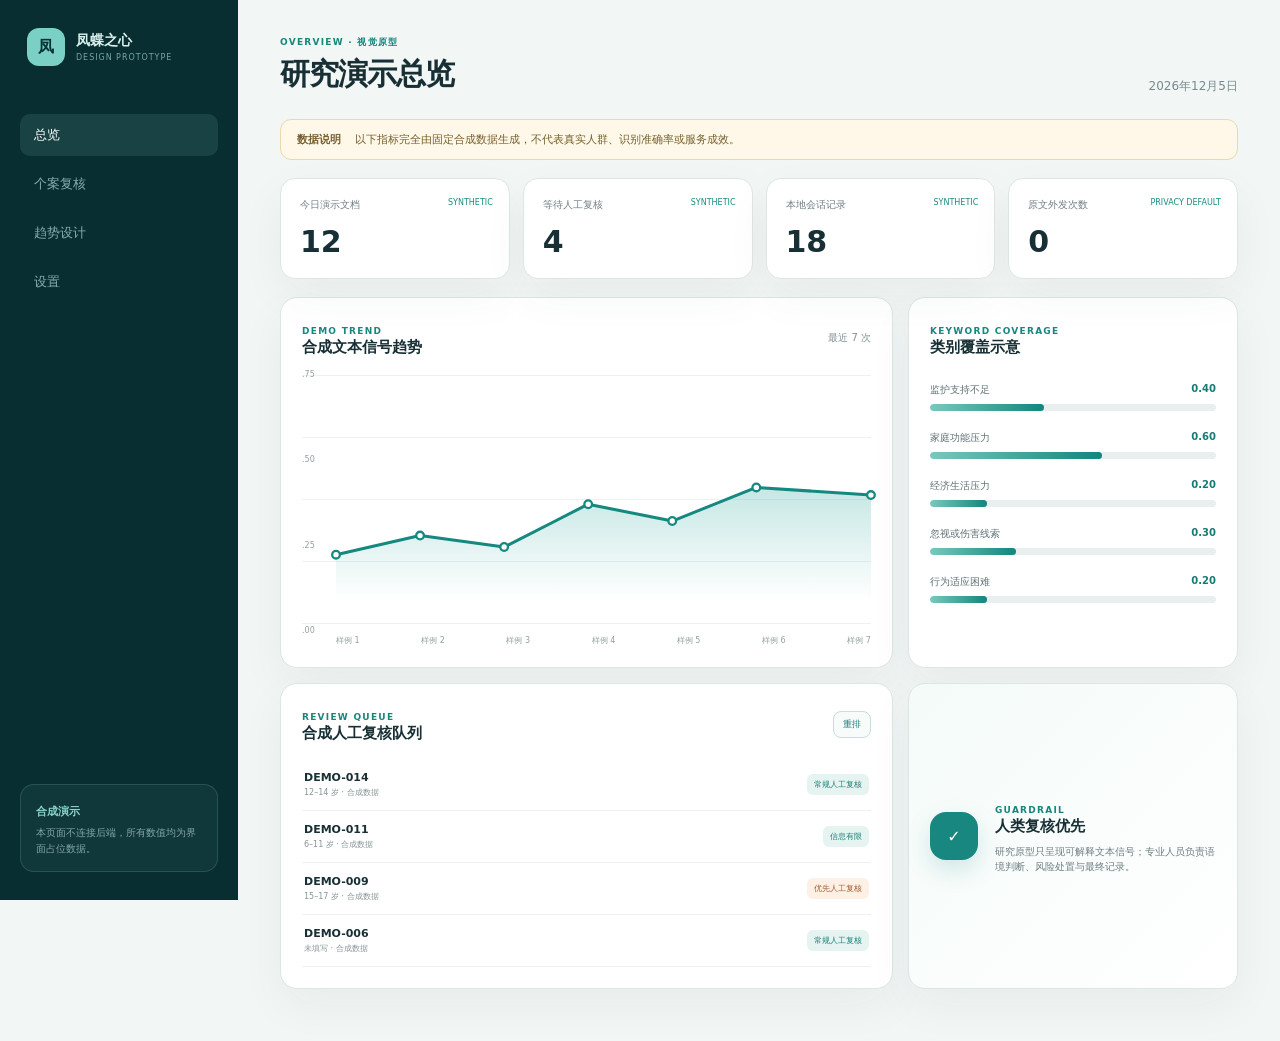
<file: prototypes/dashboard/index.html>
<!doctype html>
<html lang="zh-CN">
<head>
  <meta charset="utf-8">
  <meta name="viewport" content="width=device-width, initial-scale=1">
  <meta http-equiv="Content-Security-Policy" content="default-src 'self'; style-src 'self'; script-src 'self'; img-src 'self' data:">
  <title>凤蝶之心 · 合成数据仪表板</title>
  <link rel="stylesheet" href="styles.css">
</head>
<body>
  <aside>
    <div class="brand"><span>凤</span><div><strong>凤蝶之心</strong><small>DESIGN PROTOTYPE</small></div></div>
    <nav aria-label="主导航">
      <button class="active" type="button">总览</button>
      <button type="button">个案复核</button>
      <button type="button">趋势设计</button>
      <button type="button">设置</button>
    </nav>
    <div class="prototype-note"><b>合成演示</b><p>本页面不连接后端，所有数值均为界面占位数据。</p></div>
  </aside>
  <main>
    <header><div><p>OVERVIEW · 视觉原型</p><h1>研究演示总览</h1></div><span id="clock">—</span></header>
    <section class="notice"><strong>数据说明</strong><span>以下指标完全由固定合成数据生成，不代表真实人群、识别准确率或服务成效。</span></section>
    <section class="metrics" aria-label="合成指标">
      <article><small>今日演示文档</small><strong>12</strong><span>synthetic</span></article>
      <article><small>等待人工复核</small><strong>4</strong><span>synthetic</span></article>
      <article><small>本地会话记录</small><strong>18</strong><span>synthetic</span></article>
      <article><small>原文外发次数</small><strong>0</strong><span>privacy default</span></article>
    </section>
    <section class="dashboard-grid">
      <article class="panel trend-panel">
        <div class="panel-title"><div><small>DEMO TREND</small><h2>合成文本信号趋势</h2></div><span>最近 7 次</span></div>
        <div class="chart" aria-label="合成趋势折线图">
          <div class="axis"><span>.75</span><span>.50</span><span>.25</span><span>.00</span></div>
          <svg viewBox="0 0 700 250" role="img" aria-label="从 0.22 到 0.45 的合成趋势">
            <defs><linearGradient id="area" x1="0" y1="0" x2="0" y2="1"><stop stop-color="#22a398" stop-opacity=".26"/><stop offset="1" stop-color="#22a398" stop-opacity="0"/></linearGradient></defs>
            <path class="area" d="M0 190 L110 165 L220 180 L330 124 L440 146 L550 102 L700 112 L700 250 L0 250Z"/>
            <path class="line" d="M0 190 L110 165 L220 180 L330 124 L440 146 L550 102 L700 112"/>
            <g class="dots"><circle cx="0" cy="190" r="5"/><circle cx="110" cy="165" r="5"/><circle cx="220" cy="180" r="5"/><circle cx="330" cy="124" r="5"/><circle cx="440" cy="146" r="5"/><circle cx="550" cy="102" r="5"/><circle cx="700" cy="112" r="5"/></g>
          </svg>
        </div>
        <div class="dates"><span>样例 1</span><span>样例 2</span><span>样例 3</span><span>样例 4</span><span>样例 5</span><span>样例 6</span><span>样例 7</span></div>
      </article>
      <article class="panel categories-panel">
        <div class="panel-title"><div><small>KEYWORD COVERAGE</small><h2>类别覆盖示意</h2></div></div>
        <div id="category-list" class="category-list"></div>
      </article>
      <article class="panel queue-panel">
        <div class="panel-title"><div><small>REVIEW QUEUE</small><h2>合成人工复核队列</h2></div><button id="refresh" type="button">重排</button></div>
        <div id="queue" class="queue"></div>
      </article>
      <article class="panel guardrail-panel">
        <div class="shield">✓</div>
        <div><small>GUARDRAIL</small><h2>人类复核优先</h2><p>研究原型只呈现可解释文本信号；专业人员负责语境判断、风险处置与最终记录。</p></div>
      </article>
    </section>
  </main>
  <script src="dashboard.js"></script>
</body>
</html>
</file>
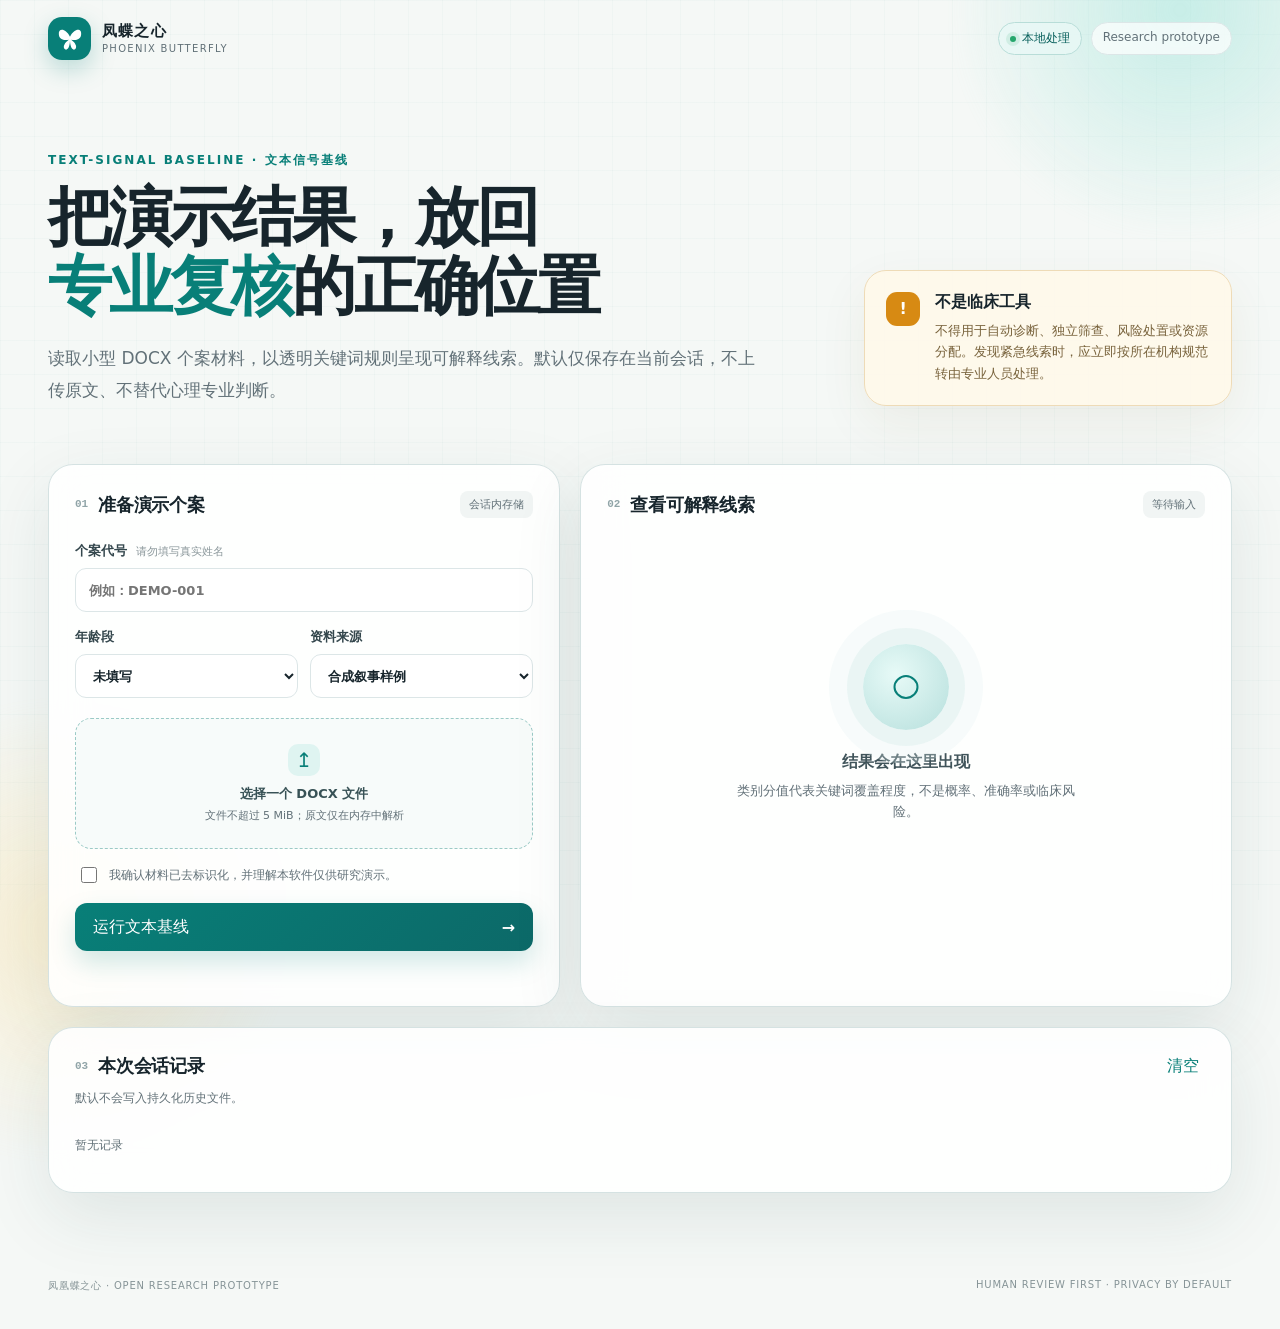
<file: src/phoenix_assessment/web/index.html>
<!doctype html>
<html lang="zh-CN">
<head>
  <meta charset="utf-8">
  <meta name="viewport" content="width=device-width, initial-scale=1">
  <meta http-equiv="Content-Security-Policy" content="default-src 'self' file:; script-src 'self'; style-src 'self'; img-src 'self' data:; connect-src 'none'">
  <title>凤蝶之心 · 文本信号分析研究原型</title>
  <link rel="stylesheet" href="styles.css">
</head>
<body>
  <div class="ambient ambient-one"></div>
  <div class="ambient ambient-two"></div>
  <header class="topbar">
    <a class="brand" href="#top" aria-label="返回顶部">
      <span class="brand-mark" aria-hidden="true">
        <svg viewBox="0 0 48 48"><path d="M24 22C16 6 3 7 5 19c1 7 8 10 17 8-7 5-11 12-7 16 5 4 9-5 9-15 0 10 4 19 9 15 4-4 0-11-7-16 9 2 16-1 17-8C45 7 32 6 24 22Z"/></svg>
      </span>
      <span><strong>凤蝶之心</strong><small>Phoenix Butterfly</small></span>
    </a>
    <div class="top-pills">
      <span class="pill"><i></i>本地处理</span>
      <span class="pill neutral">Research prototype</span>
    </div>
  </header>

  <main id="top">
    <section class="hero">
      <div>
        <p class="eyebrow">TEXT-SIGNAL BASELINE · 文本信号基线</p>
        <h1>把演示结果，放回<br><span>专业复核</span>的正确位置</h1>
        <p class="lede">读取小型 DOCX 个案材料，以透明关键词规则呈现可解释线索。默认仅保存在当前会话，不上传原文、不替代心理专业判断。</p>
      </div>
      <div class="hero-card" aria-label="使用边界">
        <div class="hero-card-icon">!</div>
        <div>
          <strong>不是临床工具</strong>
          <p>不得用于自动诊断、独立筛查、风险处置或资源分配。发现紧急线索时，应立即按所在机构规范转由专业人员处理。</p>
        </div>
      </div>
    </section>

    <section class="workspace-grid">
      <form id="assessment-form" class="panel input-panel">
        <div class="panel-heading">
          <div><span class="step">01</span><h2>准备演示个案</h2></div>
          <span class="privacy-tag">会话内存储</span>
        </div>

        <label class="field"><span>个案代号 <small>请勿填写真实姓名</small></span>
          <input id="alias" name="alias" maxlength="40" autocomplete="off" placeholder="例如：DEMO-001" required>
        </label>
        <div class="field-row">
          <label class="field"><span>年龄段</span>
            <select id="age-group" name="age_group">
              <option value="未填写">未填写</option>
              <option value="6–11 岁">6–11 岁</option>
              <option value="12–14 岁">12–14 岁</option>
              <option value="15–17 岁">15–17 岁</option>
            </select>
          </label>
          <label class="field"><span>资料来源</span>
            <select id="method" name="method">
              <option value="合成叙事样例">合成叙事样例</option>
              <option value="人工去标识化材料">人工去标识化材料</option>
              <option value="其他演示材料">其他演示材料</option>
            </select>
          </label>
        </div>

        <label class="dropzone" id="dropzone">
          <input id="case-file" type="file" accept=".docx,application/vnd.openxmlformats-officedocument.wordprocessingml.document" required>
          <span class="upload-icon" aria-hidden="true">↥</span>
          <strong id="file-label">选择一个 DOCX 文件</strong>
          <small>文件不超过 5 MiB；原文仅在内存中解析</small>
        </label>
        <label class="consent"><input id="demo-confirm" type="checkbox" required><span>我确认材料已去标识化，并理解本软件仅供研究演示。</span></label>
        <button id="submit-button" class="primary-button" type="submit"><span>运行文本基线</span><b aria-hidden="true">→</b></button>
        <p id="status" class="status" role="status" aria-live="polite"></p>
      </form>

      <section class="panel result-panel" aria-labelledby="result-title">
        <div class="panel-heading">
          <div><span class="step">02</span><h2 id="result-title">查看可解释线索</h2></div>
          <span id="result-state" class="result-state">等待输入</span>
        </div>
        <div id="empty-result" class="empty-state">
          <div class="orb"><span></span></div>
          <strong>结果会在这里出现</strong>
          <p>类别分值代表关键词覆盖程度，不是概率、准确率或临床风险。</p>
        </div>
        <div id="result" class="result" hidden>
          <div class="summary-cards">
            <article><small>主要线索类别</small><strong id="primary-category">—</strong></article>
            <article><small>人工复核优先级</small><strong id="review-priority">—</strong></article>
            <article><small>文本信号指标</small><strong id="risk-indicator">—</strong></article>
          </div>
          <h3>关键词覆盖分</h3>
          <div id="category-bars" class="category-bars"></div>
          <div id="urgent-note" class="urgent-note" hidden>检测到需要优先人工复核的显式词语。请停止自动化解释并遵循机构危机处置流程。</div>
        <div class="result-actions"><a id="report-link" class="secondary-button" target="_blank" rel="noopener" hidden>打开可打印记录</a></div>
        </div>
      </section>
    </section>

    <section class="panel history-panel">
      <div class="panel-heading">
        <div><span class="step">03</span><h2>本次会话记录</h2></div>
        <button id="clear-history" class="text-button" type="button">清空</button>
      </div>
      <p id="storage-mode" class="storage-mode">默认不会写入持久化历史文件。</p>
      <div id="history" class="history-list"><p class="history-empty">暂无记录</p></div>
    </section>
  </main>

  <footer><span>凤凰蝶之心 · Open research prototype</span><span>Human review first · Privacy by default</span></footer>
  <script src="app.js"></script>
</body>
</html>
</file>
<file: prototypes/dashboard/styles.css>
:root { font-family: Inter, "Microsoft YaHei", system-ui, sans-serif; color: #183035; background: #f2f6f5; }
* { box-sizing: border-box; }
body { margin: 0; display: grid; grid-template-columns: 238px 1fr; min-height: 100vh; }
aside { position: sticky; top: 0; height: 100vh; display: flex; flex-direction: column; padding: 28px 20px; color: #d9efec; background: #092e31; }
.brand { display: flex; gap: 11px; align-items: center; padding: 0 7px; }
.brand > span { width: 38px; height: 38px; display: grid; place-items: center; border-radius: 12px; color: #073234; background: #7ad0c5; font-weight: 900; }
.brand strong, .brand small { display: block; }
.brand strong { font-size: 14px; }
.brand small { margin-top: 3px; color: #76a5a3; font-size: 8px; letter-spacing: .12em; }
nav { display: grid; gap: 7px; margin-top: 48px; }
nav button { padding: 12px 14px; border: 0; border-radius: 10px; color: #88adad; background: transparent; text-align: left; cursor: pointer; }
nav button.active, nav button:hover { color: white; background: rgba(130,211,200,.12); }
.prototype-note { margin-top: auto; padding: 15px; border: 1px solid rgba(139,212,202,.18); border-radius: 14px; background: rgba(133,206,197,.06); }
.prototype-note b { color: #8bd4cb; font-size: 11px; }
.prototype-note p { margin: 6px 0 0; color: #83a6a6; font-size: 10px; line-height: 1.55; }
main { max-width: 1440px; width: 100%; margin: 0 auto; padding: 36px 42px 52px; }
header { display: flex; justify-content: space-between; align-items: end; }
header p, .panel-title small, .guardrail-panel small { margin: 0 0 5px; color: #18867e; font-size: 9px; font-weight: 800; letter-spacing: .14em; }
h1 { margin: 0; font-size: 30px; letter-spacing: -.035em; }
header > span { color: #788a8d; font-size: 12px; }
.notice { display: flex; gap: 14px; margin-top: 24px; padding: 12px 16px; border: 1px solid #ecd9ab; border-radius: 11px; color: #755f2e; background: #fff8e8; font-size: 11px; }
.metrics { display: grid; grid-template-columns: repeat(4, 1fr); gap: 13px; margin: 18px 0; }
.metrics article, .panel { border: 1px solid #dce6e5; background: white; box-shadow: 0 16px 45px rgba(31,70,70,.05); }
.metrics article { position: relative; padding: 19px; border-radius: 15px; }
.metrics small, .metrics strong, .metrics span { display: block; }
.metrics small { color: #6f7f82; font-size: 10px; }
.metrics strong { margin-top: 12px; font-size: 30px; }
.metrics span { position: absolute; top: 19px; right: 16px; color: #1b8c81; font-size: 8px; text-transform: uppercase; }
.dashboard-grid { display: grid; grid-template-columns: 1.3fr .7fr; gap: 15px; }
.panel { padding: 21px; border-radius: 17px; }
.panel-title { display: flex; align-items: center; justify-content: space-between; }
.panel-title h2, .guardrail-panel h2 { margin: 0; font-size: 15px; }
.panel-title > span { color: #829092; font-size: 10px; }
.chart { position: relative; height: 260px; margin-top: 18px; padding-left: 34px; background: repeating-linear-gradient(to bottom, #edf2f1 0, #edf2f1 1px, transparent 1px, transparent 62px); }
.chart svg { width: 100%; height: 100%; overflow: visible; }
.chart .line { fill: none; stroke: #15887f; stroke-width: 4; stroke-linecap: round; stroke-linejoin: round; }
.chart .area { fill: url(#area); }
.chart .dots circle { fill: white; stroke: #15887f; stroke-width: 3; }
.axis { position: absolute; inset: -5px auto 0 0; display: flex; flex-direction: column; justify-content: space-between; color: #91a0a2; font-size: 8px; }
.dates { display: flex; justify-content: space-between; padding-left: 34px; color: #91a0a2; font-size: 8px; }
.category-list { display: grid; gap: 20px; margin-top: 26px; }
.category-list > div > div { display: flex; justify-content: space-between; color: #607174; font-size: 10px; }
.category-list b { color: #167c75; }
.category-list i { display: block; height: 7px; margin-top: 7px; overflow: hidden; border-radius: 99px; background: #e8efee; }
.category-list i::after { content: ""; display: block; width: var(--score); height: 100%; border-radius: inherit; background: linear-gradient(90deg, #78c8bf, #12867d); }
.queue-panel { min-height: 250px; }
.panel-title button { padding: 6px 9px; color: #197d75; border: 1px solid #c5dedb; border-radius: 8px; background: #f7fbfa; cursor: pointer; font-size: 9px; }
.queue { display: grid; margin-top: 16px; }
.queue > div { display: flex; justify-content: space-between; align-items: center; padding: 12px 2px; border-bottom: 1px solid #edf1f1; }
.queue strong, .queue small { display: block; }
.queue strong { font-size: 11px; }
.queue small { margin-top: 3px; color: #879496; font-size: 8px; }
.queue span { padding: 5px 7px; border-radius: 6px; color: #197d75; background: #e5f4f1; font-size: 8px; }
.queue span[data-priority="high"] { color: #a0582d; background: #fff0e5; }
.guardrail-panel { display: flex; align-items: center; gap: 17px; background: linear-gradient(135deg, #f4fbf9, #fff); }
.shield { flex: 0 0 auto; width: 48px; height: 48px; display: grid; place-items: center; border-radius: 16px; color: white; background: #17877f; box-shadow: 0 10px 25px rgba(23,135,127,.18); }
.guardrail-panel p { margin: 8px 0 0; color: #6e7d80; font-size: 10px; line-height: 1.55; }
@media (max-width: 980px) { body { grid-template-columns: 1fr; } aside { position: static; height: auto; } nav, .prototype-note { display: none; } .metrics { grid-template-columns: repeat(2,1fr); } .dashboard-grid { grid-template-columns: 1fr; } }
@media (max-width: 560px) { main { padding: 24px 16px; } .metrics { grid-template-columns: 1fr; } .notice { display: grid; } }
</file>
<file: src/phoenix_assessment/web/styles.css>
:root {
  color-scheme: light;
  --ink: #17252c;
  --muted: #627178;
  --line: #dce6e7;
  --surface: rgba(255, 255, 255, 0.88);
  --teal: #087f78;
  --teal-dark: #065e5a;
  --teal-pale: #dff4f1;
  --amber: #d78a13;
  --shadow: 0 24px 70px rgba(27, 73, 73, 0.1);
  font-family: Inter, "Microsoft YaHei", "PingFang SC", system-ui, sans-serif;
}

[hidden] { display: none !important; }

* { box-sizing: border-box; }
html { scroll-behavior: smooth; }
body { margin: 0; min-height: 100vh; color: var(--ink); background: #f5f8f6; }
body::before { content: ""; position: fixed; inset: 0; z-index: -3; background-image: linear-gradient(rgba(8,127,120,.025) 1px, transparent 1px), linear-gradient(90deg, rgba(8,127,120,.025) 1px, transparent 1px); background-size: 34px 34px; }
.ambient { position: fixed; z-index: -2; width: 480px; height: 480px; border-radius: 50%; filter: blur(8px); opacity: .45; }
.ambient-one { top: -230px; right: -140px; background: radial-gradient(circle, #8fe1d5, transparent 68%); }
.ambient-two { bottom: -270px; left: -180px; background: radial-gradient(circle, #fde4a8, transparent 68%); }

.topbar { height: 76px; max-width: 1240px; margin: auto; padding: 0 28px; display: flex; align-items: center; justify-content: space-between; }
.brand { display: inline-flex; align-items: center; gap: 11px; color: inherit; text-decoration: none; }
.brand-mark { width: 43px; height: 43px; display: grid; place-items: center; border-radius: 14px; background: var(--teal); box-shadow: 0 9px 24px rgba(8,127,120,.25); }
.brand-mark svg { width: 28px; fill: white; }
.brand strong, .brand small { display: block; }
.brand strong { font-size: 15px; letter-spacing: .08em; }
.brand small { margin-top: 2px; color: var(--muted); font-size: 10px; text-transform: uppercase; letter-spacing: .13em; }
.top-pills { display: flex; gap: 9px; }
.pill { border: 1px solid #b8ddd8; background: rgba(232,248,246,.82); color: var(--teal-dark); padding: 7px 11px; border-radius: 99px; font-size: 12px; }
.pill i { display: inline-block; width: 6px; height: 6px; margin-right: 6px; background: #25a66c; border-radius: 50%; box-shadow: 0 0 0 4px rgba(37,166,108,.12); }
.pill.neutral { color: var(--muted); background: rgba(255,255,255,.7); border-color: var(--line); }

main { max-width: 1240px; margin: auto; padding: 34px 28px 64px; }
.hero { display: grid; grid-template-columns: minmax(0, 1.35fr) minmax(330px, .65fr); gap: 52px; align-items: end; padding: 42px 0 58px; }
.eyebrow { margin: 0 0 14px; color: var(--teal); font-size: 12px; font-weight: 800; letter-spacing: .17em; }
h1 { margin: 0; max-width: 760px; font-size: clamp(38px, 5vw, 66px); line-height: 1.08; letter-spacing: -.045em; }
h1 span { color: var(--teal); }
.lede { max-width: 720px; margin: 22px 0 0; color: var(--muted); font-size: 17px; line-height: 1.85; }
.hero-card { display: flex; gap: 15px; padding: 21px; border: 1px solid #eedbb7; border-radius: 22px; background: rgba(255,249,234,.88); box-shadow: 0 18px 50px rgba(106,79,27,.07); }
.hero-card-icon { flex: 0 0 auto; display: grid; place-items: center; width: 34px; height: 34px; color: white; font-weight: 900; border-radius: 11px; background: var(--amber); }
.hero-card p { margin: 7px 0 0; color: #78633c; font-size: 13px; line-height: 1.65; }

.workspace-grid { display: grid; grid-template-columns: minmax(360px, .88fr) minmax(480px, 1.12fr); gap: 20px; align-items: stretch; }
.panel { border: 1px solid rgba(207,222,222,.86); border-radius: 25px; background: var(--surface); box-shadow: var(--shadow); backdrop-filter: blur(18px); }
.input-panel, .result-panel, .history-panel { padding: 26px; }
.panel-heading { display: flex; align-items: center; justify-content: space-between; gap: 16px; margin-bottom: 24px; }
.panel-heading > div { display: flex; align-items: center; gap: 10px; }
.panel-heading h2 { margin: 0; font-size: 18px; letter-spacing: -.015em; }
.step { color: #91a5a8; font: 700 11px/1 monospace; }
.privacy-tag, .result-state { padding: 6px 9px; color: var(--muted); background: #f1f5f4; border-radius: 8px; font-size: 11px; }
.result-state.ready { color: var(--teal); background: var(--teal-pale); }

.field { display: grid; gap: 8px; margin-top: 16px; color: #34474d; font-size: 13px; font-weight: 700; }
.field small { margin-left: 4px; color: #8b989b; font-weight: 400; }
.field-row { display: grid; grid-template-columns: 1fr 1fr; gap: 12px; }
input, select { width: 100%; height: 44px; padding: 0 13px; border: 1px solid var(--line); border-radius: 11px; color: var(--ink); background: #fff; font: inherit; outline: none; }
input:focus, select:focus { border-color: #73bbb6; box-shadow: 0 0 0 3px rgba(8,127,120,.09); }
.dropzone { position: relative; display: grid; justify-items: center; gap: 5px; margin-top: 20px; padding: 25px 18px; border: 1px dashed #9bcac6; border-radius: 16px; color: #385256; background: #f7fbfa; cursor: pointer; text-align: center; }
.dropzone:hover { border-color: var(--teal); background: #f1faf8; }
.dropzone input { position: absolute; width: 1px; height: 1px; opacity: 0; }
.upload-icon { display: grid; place-items: center; width: 32px; height: 32px; margin-bottom: 4px; color: var(--teal); background: var(--teal-pale); border-radius: 10px; font-size: 20px; }
.dropzone strong { max-width: 100%; overflow: hidden; text-overflow: ellipsis; white-space: nowrap; font-size: 13px; }
.dropzone small { color: var(--muted); font-size: 11px; }
.consent { display: flex; gap: 9px; margin: 17px 2px; color: var(--muted); font-size: 12px; line-height: 1.55; }
.consent input { flex: 0 0 auto; width: 16px; height: 16px; margin-top: 1px; accent-color: var(--teal); }
button, .secondary-button { font: inherit; }
.primary-button { width: 100%; height: 48px; display: flex; align-items: center; justify-content: space-between; padding: 0 18px; color: #fff; border: 0; border-radius: 12px; background: linear-gradient(135deg, var(--teal), #0c6968); box-shadow: 0 12px 26px rgba(8,127,120,.18); cursor: pointer; }
.primary-button:hover { transform: translateY(-1px); }
.primary-button:disabled { opacity: .55; cursor: wait; transform: none; }
.status { min-height: 18px; margin: 11px 0 0; color: var(--muted); font-size: 12px; }
.status[data-kind="error"] { color: #b33b3b; }
.status[data-kind="success"] { color: #16704a; }

.result-panel { min-height: 530px; }
.empty-state { height: 390px; display: grid; place-content: center; justify-items: center; text-align: center; color: var(--muted); }
.empty-state strong { margin-top: 22px; color: #40545a; }
.empty-state p { max-width: 340px; margin: 8px 0; font-size: 13px; line-height: 1.6; }
.orb { position: relative; width: 86px; height: 86px; display: grid; place-items: center; border-radius: 50%; background: radial-gradient(circle at 38% 35%, #e7faf7, #b6dfdc); box-shadow: 0 0 0 16px rgba(209,235,232,.35), 0 0 0 34px rgba(224,241,239,.28); }
.orb span { width: 24px; height: 24px; border: 2px solid var(--teal); border-radius: 50% 45% 50% 45%; transform: rotate(45deg); }
.summary-cards { display: grid; grid-template-columns: 1.35fr 1fr .72fr; gap: 10px; }
.summary-cards article { min-height: 96px; padding: 15px; border: 1px solid var(--line); border-radius: 14px; background: #fbfdfc; }
.summary-cards small, .summary-cards strong { display: block; }
.summary-cards small { color: var(--muted); font-size: 10px; }
.summary-cards strong { margin-top: 14px; font-size: 15px; line-height: 1.35; }
.result h3 { margin: 25px 0 13px; font-size: 13px; }
.category-bars { display: grid; gap: 11px; }
.bar-row > div:first-child { display: flex; justify-content: space-between; margin-bottom: 5px; color: #4a5e63; font-size: 11px; }
.bar-row strong { color: var(--teal-dark); }
.bar-track { height: 7px; overflow: hidden; background: #e8efef; border-radius: 99px; }
.bar-track i { display: block; height: 100%; min-width: 2px; border-radius: inherit; background: linear-gradient(90deg, #55b7ae, var(--teal)); transition: width .5s ease; }
.urgent-note { margin-top: 18px; padding: 12px 14px; color: #7b3c22; background: #fff2e9; border-radius: 11px; font-size: 12px; line-height: 1.55; }
.result-actions { margin-top: 19px; }
.secondary-button { display: inline-flex; padding: 9px 13px; color: var(--teal-dark); border: 1px solid #abd3d0; border-radius: 10px; text-decoration: none; font-size: 12px; }

.history-panel { margin-top: 20px; }
.text-button { color: var(--teal); border: 0; background: transparent; cursor: pointer; }
.storage-mode { margin: -12px 0 18px; color: var(--muted); font-size: 12px; }
.history-list { display: grid; grid-template-columns: repeat(3, 1fr); gap: 10px; }
.history-list article { display: flex; align-items: center; justify-content: space-between; gap: 14px; padding: 14px; border: 1px solid var(--line); border-radius: 13px; }
.history-list strong, .history-list small { display: block; }
.history-list small { margin-top: 4px; color: var(--muted); font-size: 10px; }
.history-list article > span { flex: 0 0 auto; padding: 5px 8px; color: var(--teal-dark); background: var(--teal-pale); border-radius: 7px; font-size: 10px; }
.history-empty { color: var(--muted); font-size: 12px; }
footer { max-width: 1240px; margin: auto; padding: 22px 28px 36px; display: flex; justify-content: space-between; color: #869497; font-size: 10px; text-transform: uppercase; letter-spacing: .08em; }

@media (max-width: 900px) {
  .hero, .workspace-grid { grid-template-columns: 1fr; }
  .hero { gap: 28px; }
  .history-list { grid-template-columns: 1fr; }
}
@media (max-width: 600px) {
  .top-pills .neutral { display: none; }
  main { padding-left: 16px; padding-right: 16px; }
  .topbar { padding: 0 16px; }
  .field-row, .summary-cards { grid-template-columns: 1fr; }
  h1 { font-size: 40px; }
  footer { padding-left: 16px; padding-right: 16px; gap: 12px; }
}
</file>
